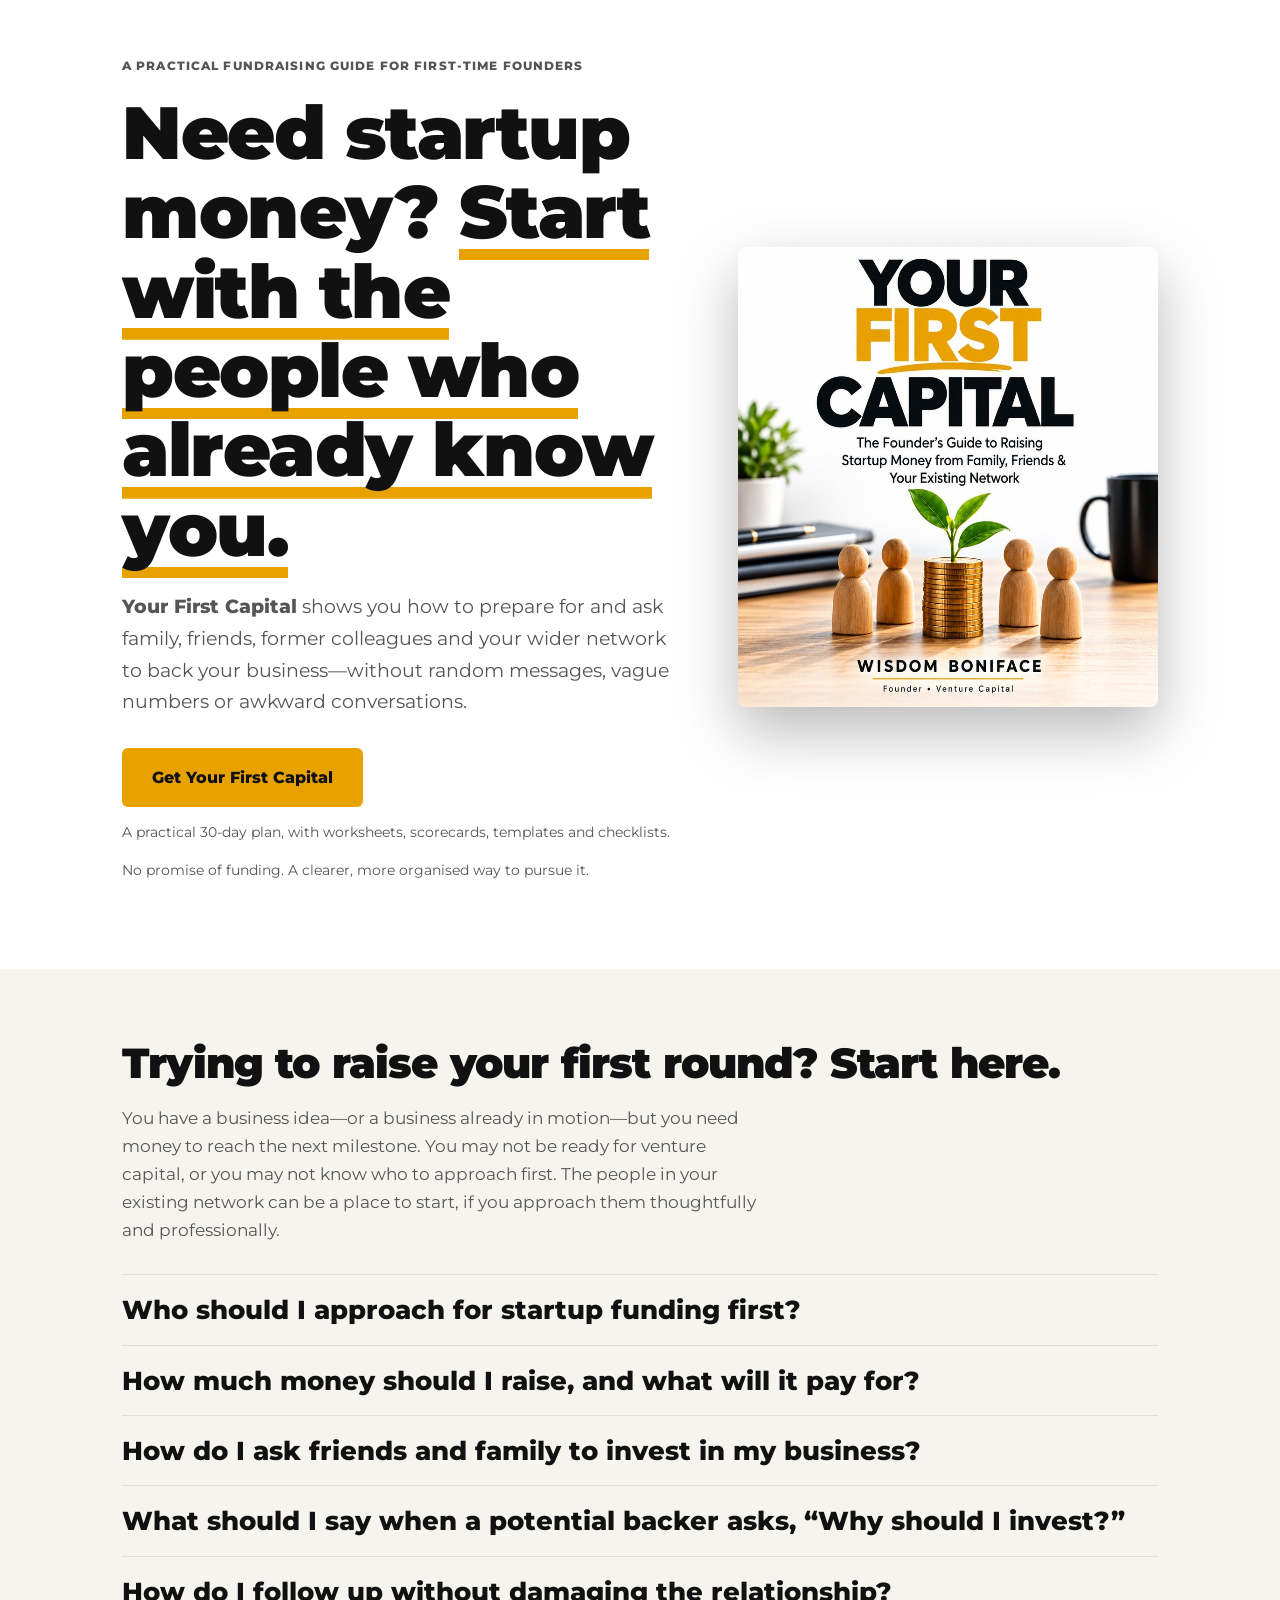
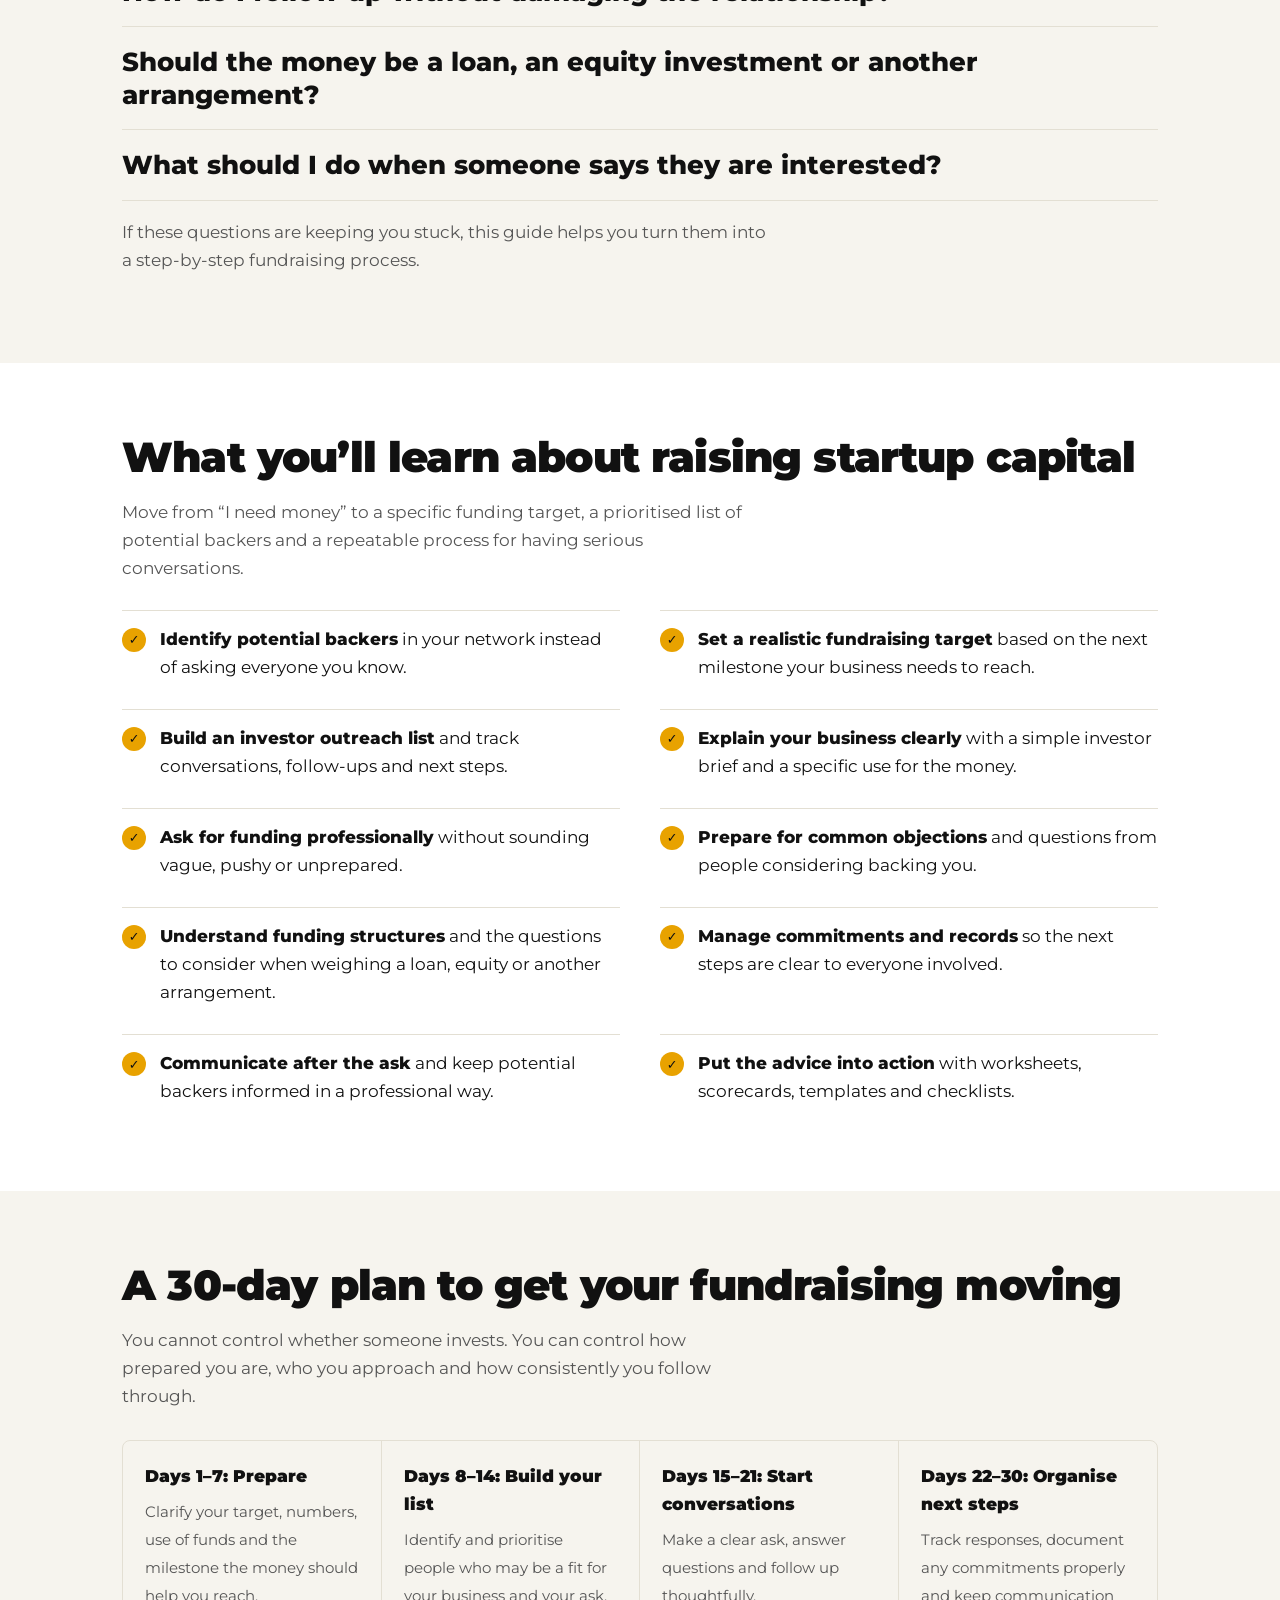
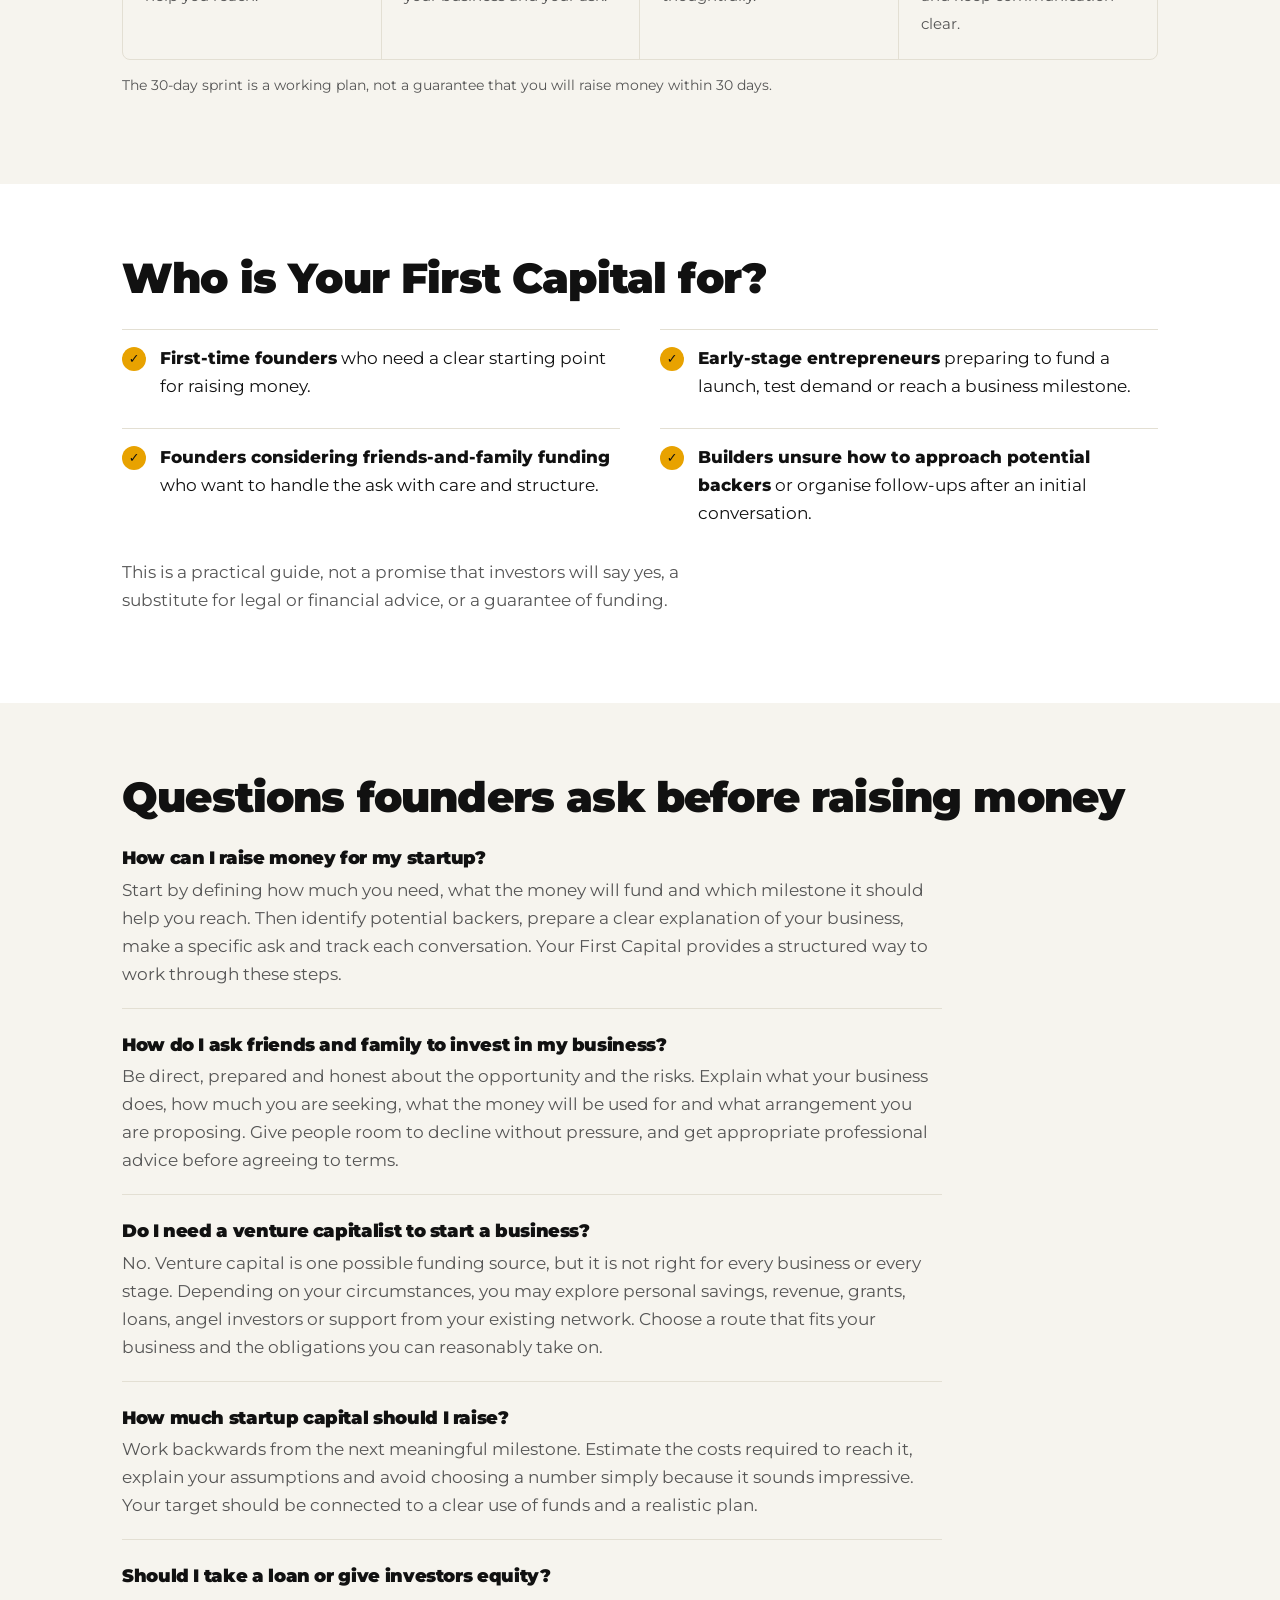
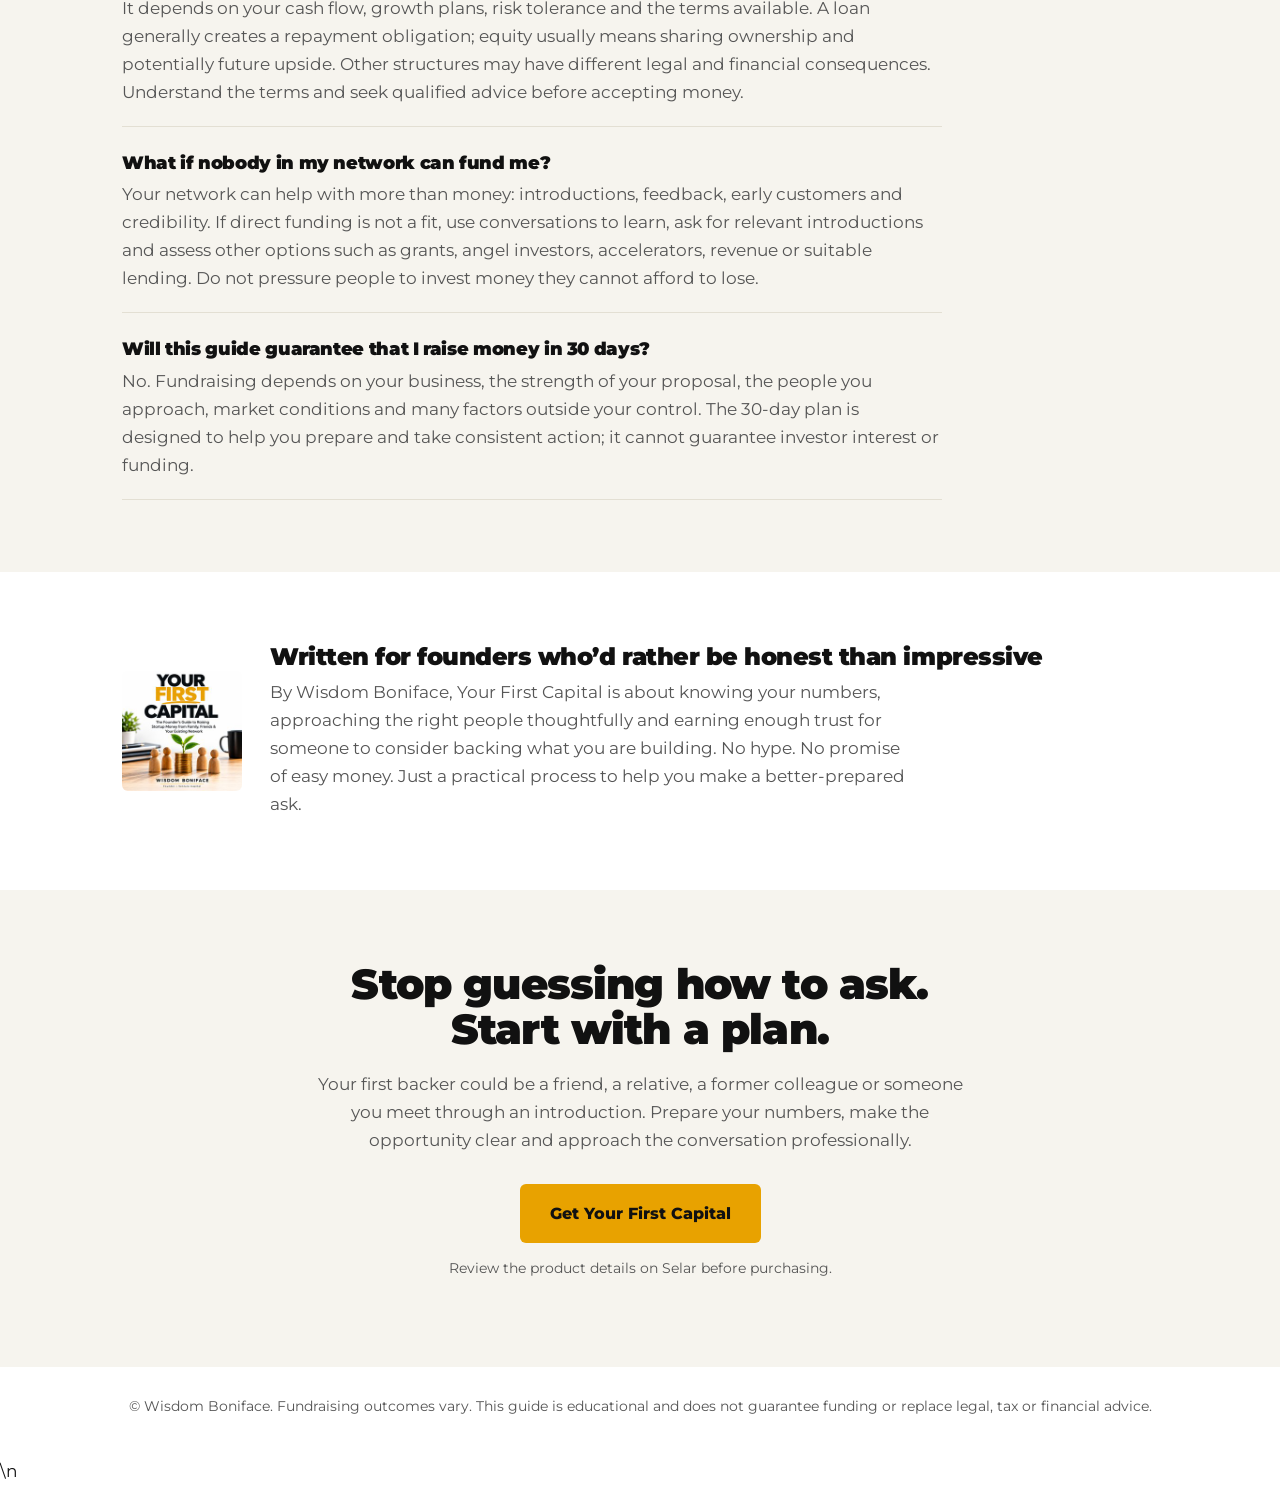
<file: CAPITAL/index.html>
<!DOCTYPE html>
<html lang="en">
<head>
<meta charset="utf-8">
<meta name="viewport" content="width=device-width, initial-scale=1, viewport-fit=cover">
<meta name="description" content="Learn how to raise startup capital from family, friends and your existing network. Your First Capital gives first-time founders a practical 30-day fundraising plan, templates and investor outreach tools.">
<meta name="robots" content="index,follow">
<meta name="theme-color" content="#10251c">
<link rel="canonical" href="https://yourfirstcapital.netlify.app/">
<meta property="og:type" content="product">
<meta property="og:title" content="Your First Capital | A Practical Guide to Raising Startup Money">
<meta property="og:description" content="A practical guide to finding potential backers, making your first funding ask and managing a friends-and-family fundraising round—with a 30-day action plan.">
<meta property="og:url" content="https://yourfirstcapital.netlify.app/">
<meta property="og:image" content="https://yourfirstcapital.netlify.app/cover.jpg">
<meta name="twitter:card" content="summary_large_image">
<meta name="twitter:title" content="Your First Capital | Raise Startup Money">
<meta name="twitter:description" content="A practical 30-day plan for raising startup money from family, friends and your existing network.">
<meta name="twitter:image" content="https://yourfirstcapital.netlify.app/cover.jpg">
<link rel="icon" href="data:image/svg+xml,%3Csvg xmlns=%27http://www.w3.org/2000/svg%27 viewBox=%270 0 100 100%27%3E%3Ctext y=%27.9em%27 font-size=%2790%27%3E%F0%9F%8C%B1%3C/text%3E%3C/svg%3E">
<title>How to Raise Startup Capital | Your First Capital</title>
<link rel="preconnect" href="https://fonts.googleapis.com">
<link rel="preconnect" href="https://fonts.gstatic.com" crossorigin>
<link href="https://fonts.googleapis.com/css2?family=Montserrat:wght@500;600;800;900&display=swap" rel="stylesheet">
<link rel="stylesheet" href="style.css">
<script type="application/ld+json">
{
  "@context": "https://schema.org",
  "@type": "Book",
  "name": "Your First Capital",
  "author": {
    "@type": "Person",
    "name": "Wisdom Boniface"
  },
  "description": "A practical guide for first-time founders raising startup capital from family, friends and their existing network, with a 30-day fundraising plan and practical worksheets, scorecards, templates and checklists.",
  "image": "https://yourfirstcapital.netlify.app/cover.jpg",
  "url": "https://yourfirstcapital.netlify.app/",
  "inLanguage": "en"
}
</script>
</head>
<body>

<header class="hero">
 <div class="wrap">
  <div>
   <p class="eyebrow">A practical fundraising guide for first-time founders</p>
   <h1>Need startup money? <span class="stroke">Start with the people who already know you.</span></h1>
   <p class="lead"><em style="font-style:normal;font-weight:800">Your First Capital</em> shows you how to prepare for and ask family, friends, former colleagues and your wider network to back your business—without random messages, vague numbers or awkward conversations.</p>
   <a class="btn" href="https://selar.com/e1w1338958">Get Your First Capital</a>
   <p class="note">A practical 30-day plan, with worksheets, scorecards, templates and checklists.</p>
   <p class="note">No promise of funding. A clearer, more organised way to pursue it.</p>
  </div>
  <img class="cover" src="cover.jpg" alt="Your First Capital book cover by Wisdom Boniface, a practical guide to raising startup capital" width="460" height="460">
 </div>
</header>

<section class="alt">
 <div class="wrap">
  <h2>Trying to raise your first round? Start here.</h2>
  <p class="sub">You have a business idea—or a business already in motion—but you need money to reach the next milestone. You may not be ready for venture capital, or you may not know who to approach first. The people in your existing network can be a place to start, if you approach them thoughtfully and professionally.</p>
  <ul class="qs">
   <li>Who should I approach for startup funding first?</li>
   <li>How much money should I raise, and what will it pay for?</li>
   <li>How do I ask friends and family to invest in my business?</li>
   <li>What should I say when a potential backer asks, “Why should I invest?”</li>
   <li>How do I follow up without damaging the relationship?</li>
   <li>Should the money be a loan, an equity investment or another arrangement?</li>
   <li>What should I do when someone says they are interested?</li>
  </ul>
  <p class="sub">If these questions are keeping you stuck, this guide helps you turn them into a step-by-step fundraising process.</p>
 </div>
</section>

<section>
 <div class="wrap">
  <h2>What you’ll learn about raising startup capital</h2>
  <p class="sub">Move from “I need money” to a specific funding target, a prioritised list of potential backers and a repeatable process for having serious conversations.</p>
  <div class="grid">
   <div class="item"><span class="tick" aria-hidden="true">✓</span><p><b>Identify potential backers</b> in your network instead of asking everyone you know.</p></div>
   <div class="item"><span class="tick" aria-hidden="true">✓</span><p><b>Set a realistic fundraising target</b> based on the next milestone your business needs to reach.</p></div>
   <div class="item"><span class="tick" aria-hidden="true">✓</span><p><b>Build an investor outreach list</b> and track conversations, follow-ups and next steps.</p></div>
   <div class="item"><span class="tick" aria-hidden="true">✓</span><p><b>Explain your business clearly</b> with a simple investor brief and a specific use for the money.</p></div>
   <div class="item"><span class="tick" aria-hidden="true">✓</span><p><b>Ask for funding professionally</b> without sounding vague, pushy or unprepared.</p></div>
   <div class="item"><span class="tick" aria-hidden="true">✓</span><p><b>Prepare for common objections</b> and questions from people considering backing you.</p></div>
   <div class="item"><span class="tick" aria-hidden="true">✓</span><p><b>Understand funding structures</b> and the questions to consider when weighing a loan, equity or another arrangement.</p></div>
   <div class="item"><span class="tick" aria-hidden="true">✓</span><p><b>Manage commitments and records</b> so the next steps are clear to everyone involved.</p></div>
   <div class="item"><span class="tick" aria-hidden="true">✓</span><p><b>Communicate after the ask</b> and keep potential backers informed in a professional way.</p></div>
   <div class="item"><span class="tick" aria-hidden="true">✓</span><p><b>Put the advice into action</b> with worksheets, scorecards, templates and checklists.</p></div>
  </div>
 </div>
</section>

<section class="alt">
 <div class="wrap">
  <h2>A 30-day plan to get your fundraising moving</h2>
  <p class="sub">You cannot control whether someone invests. You can control how prepared you are, who you approach and how consistently you follow through.</p>
  <div class="sprint">
   <div><b>Days 1–7: Prepare</b><span>Clarify your target, numbers, use of funds and the milestone the money should help you reach.</span></div>
   <div><b>Days 8–14: Build your list</b><span>Identify and prioritise people who may be a fit for your business and your ask.</span></div>
   <div><b>Days 15–21: Start conversations</b><span>Make a clear ask, answer questions and follow up thoughtfully.</span></div>
   <div><b>Days 22–30: Organise next steps</b><span>Track responses, document any commitments properly and keep communication clear.</span></div>
  </div>
  <p class="note">The 30-day sprint is a working plan, not a guarantee that you will raise money within 30 days.</p>
 </div>
</section>

<section>
 <div class="wrap">
  <h2>Who is Your First Capital for?</h2>
  <div class="grid">
   <div class="item"><span class="tick" aria-hidden="true">✓</span><p><b>First-time founders</b> who need a clear starting point for raising money.</p></div>
   <div class="item"><span class="tick" aria-hidden="true">✓</span><p><b>Early-stage entrepreneurs</b> preparing to fund a launch, test demand or reach a business milestone.</p></div>
   <div class="item"><span class="tick" aria-hidden="true">✓</span><p><b>Founders considering friends-and-family funding</b> who want to handle the ask with care and structure.</p></div>
   <div class="item"><span class="tick" aria-hidden="true">✓</span><p><b>Builders unsure how to approach potential backers</b> or organise follow-ups after an initial conversation.</p></div>
  </div>
  <p class="sub">This is a practical guide, not a promise that investors will say yes, a substitute for legal or financial advice, or a guarantee of funding.</p>
 </div>
</section>

<section class="alt">
 <div class="wrap">
  <h2>Questions founders ask before raising money</h2>
  <div class="faq">
   <h3>How can I raise money for my startup?</h3>
   <p>Start by defining how much you need, what the money will fund and which milestone it should help you reach. Then identify potential backers, prepare a clear explanation of your business, make a specific ask and track each conversation. Your First Capital provides a structured way to work through these steps.</p>

   <h3>How do I ask friends and family to invest in my business?</h3>
   <p>Be direct, prepared and honest about the opportunity and the risks. Explain what your business does, how much you are seeking, what the money will be used for and what arrangement you are proposing. Give people room to decline without pressure, and get appropriate professional advice before agreeing to terms.</p>

   <h3>Do I need a venture capitalist to start a business?</h3>
   <p>No. Venture capital is one possible funding source, but it is not right for every business or every stage. Depending on your circumstances, you may explore personal savings, revenue, grants, loans, angel investors or support from your existing network. Choose a route that fits your business and the obligations you can reasonably take on.</p>

   <h3>How much startup capital should I raise?</h3>
   <p>Work backwards from the next meaningful milestone. Estimate the costs required to reach it, explain your assumptions and avoid choosing a number simply because it sounds impressive. Your target should be connected to a clear use of funds and a realistic plan.</p>

   <h3>Should I take a loan or give investors equity?</h3>
   <p>It depends on your cash flow, growth plans, risk tolerance and the terms available. A loan generally creates a repayment obligation; equity usually means sharing ownership and potentially future upside. Other structures may have different legal and financial consequences. Understand the terms and seek qualified advice before accepting money.</p>

   <h3>What if nobody in my network can fund me?</h3>
   <p>Your network can help with more than money: introductions, feedback, early customers and credibility. If direct funding is not a fit, use conversations to learn, ask for relevant introductions and assess other options such as grants, angel investors, accelerators, revenue or suitable lending. Do not pressure people to invest money they cannot afford to lose.</p>

   <h3>Will this guide guarantee that I raise money in 30 days?</h3>
   <p>No. Fundraising depends on your business, the strength of your proposal, the people you approach, market conditions and many factors outside your control. The 30-day plan is designed to help you prepare and take consistent action; it cannot guarantee investor interest or funding.</p>
  </div>
 </div>
</section>

<section>
 <div class="wrap">
  <div class="about">
   <img src="cover-small.jpg" alt="Your First Capital cover artwork" width="120" height="120">
   <div>
    <h2 style="font-size:1.5rem;margin-bottom:8px">Written for founders who’d rather be honest than impressive</h2>
    <p class="sub" style="margin:0">By Wisdom Boniface, <em style="font-style:normal">Your First Capital</em> is about knowing your numbers, approaching the right people thoughtfully and earning enough trust for someone to consider backing what you are building. No hype. No promise of easy money. Just a practical process to help you make a better-prepared ask.</p>
   </div>
  </div>
 </div>
</section>

<section class="alt final">
 <div class="wrap">
  <h2>Stop guessing how to ask. Start with a plan.</h2>
  <p class="sub">Your first backer could be a friend, a relative, a former colleague or someone you meet through an introduction. Prepare your numbers, make the opportunity clear and approach the conversation professionally.</p>
  <a class="btn" href="https://selar.com/e1w1338958">Get Your First Capital</a>
  <p class="note">Review the product details on Selar before purchasing.</p>
 </div>
</section>

<footer>© Wisdom Boniface. Fundraising outcomes vary. This guide is educational and does not guarantee funding or replace legal, tax or financial advice.</footer>
<script>\n(function(){\n const title=document.getElementById("demo-title");\n const canada=document.getElementById("demo-canada");\n const usa=document.getElementById("demo-usa");\n if(!title||!canada||!usa)return;\n canada.addEventListener("click",function(){title.textContent="Example: A reader in Toronto, Canada purchased Your First Capital.";});\n usa.addEventListener("click",function(){title.textContent="Example: A reader in Austin, USA purchased Your First Capital.";});\n})();\n</script>\n</body>
</html>
</file>
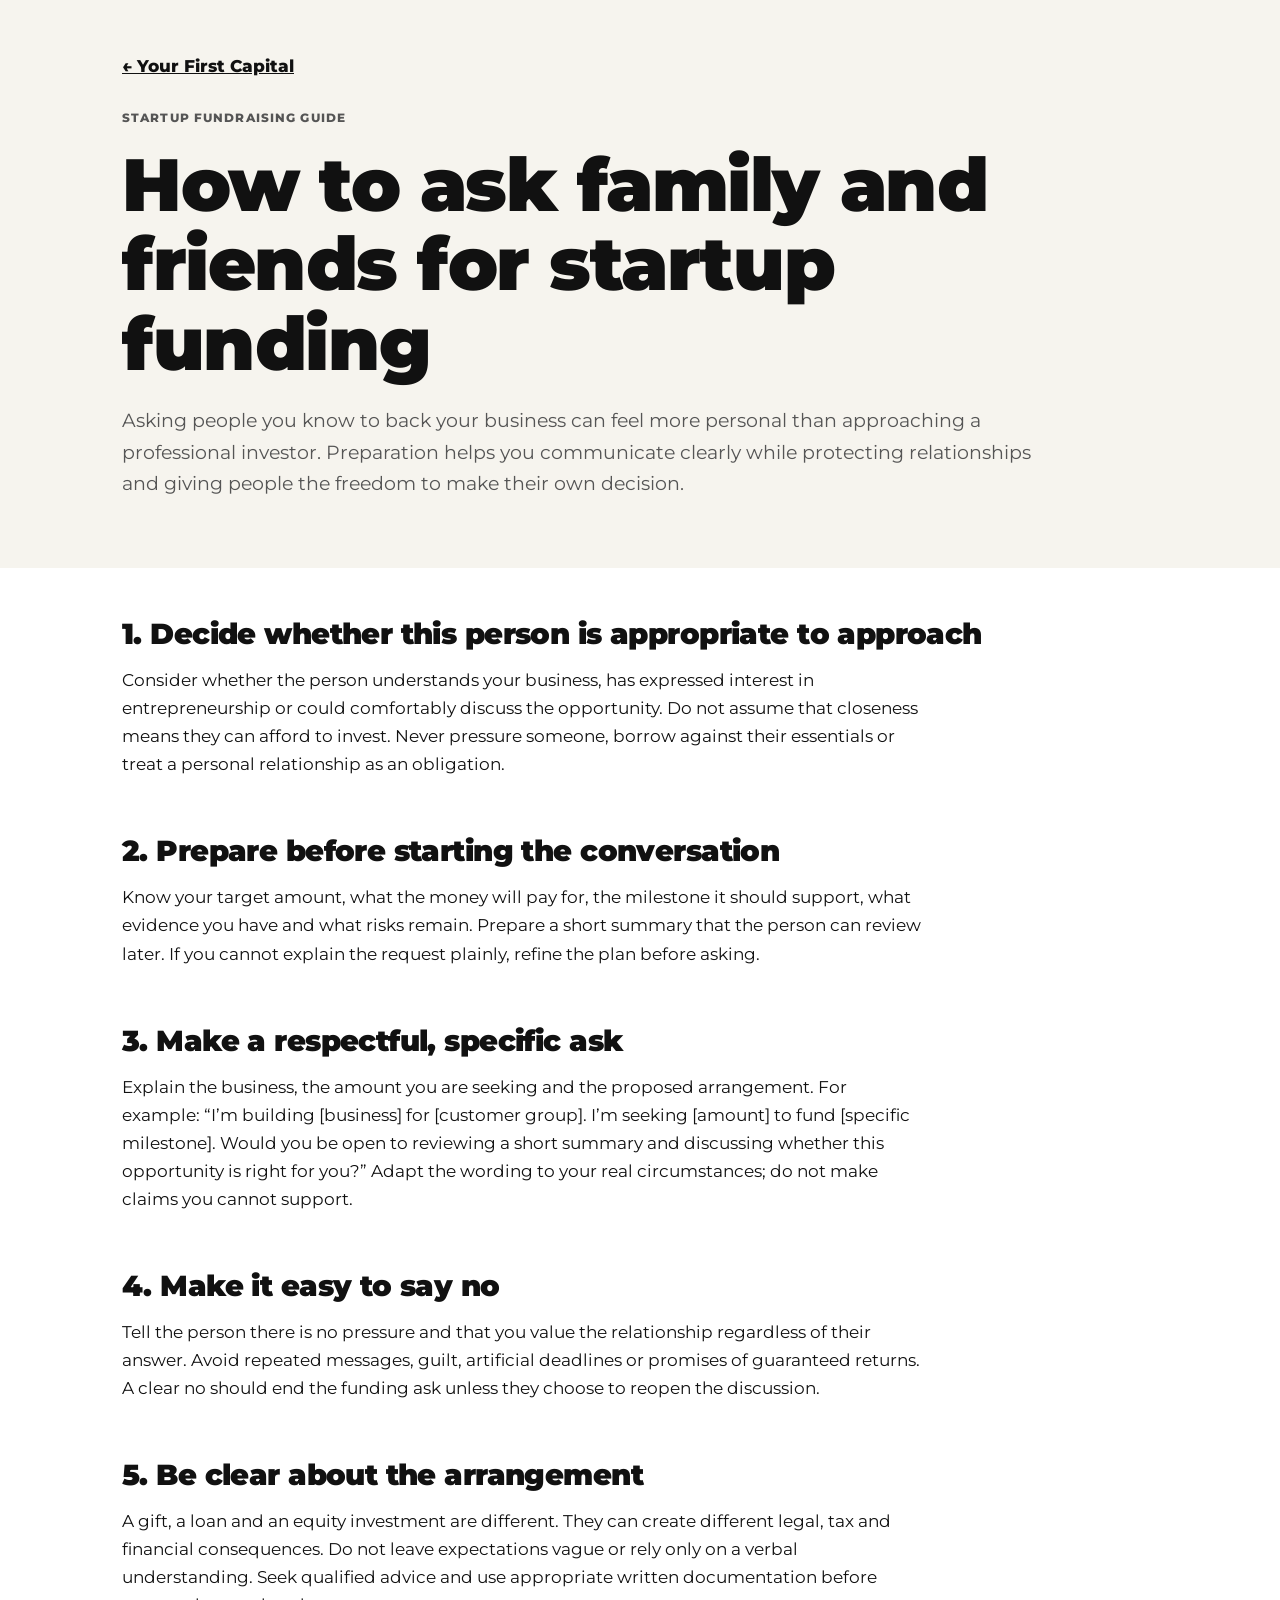
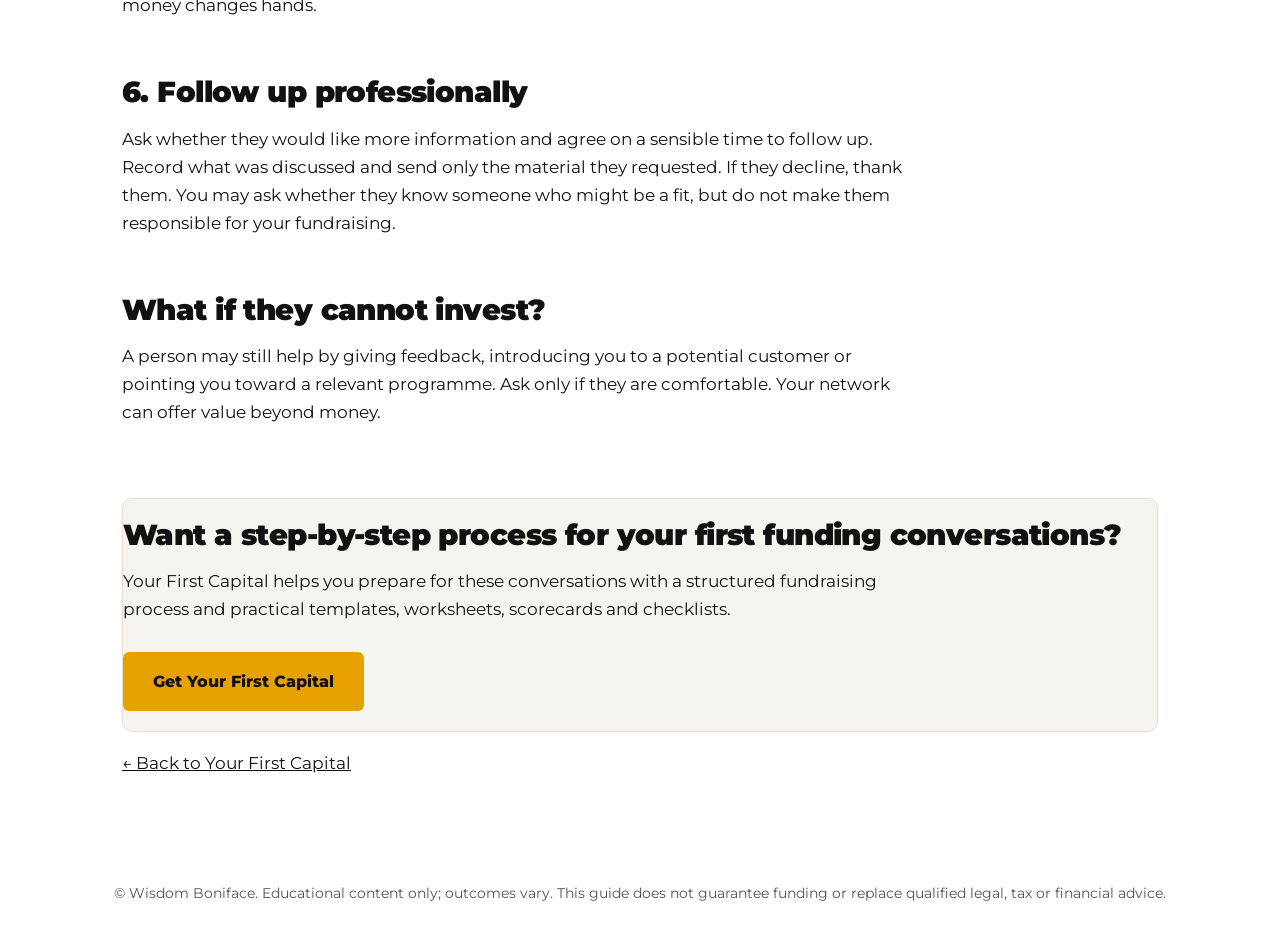
<file: CAPITAL/ask-family-friends-for-startup-funding.html>
<!DOCTYPE html>
<html lang="en">
<head>
<meta charset="utf-8">
<meta name="viewport" content="width=device-width, initial-scale=1">
<meta name="description" content="A practical guide to asking family and friends for startup funding with clarity, respect, realistic expectations and careful documentation.">
<meta name="robots" content="index,follow">
<link rel="canonical" href="https://yourfirstcapital.netlify.app/ask-family-friends-for-startup-funding.html">
<meta property="og:type" content="article">
<meta property="og:title" content="How to Ask Family and Friends for Startup Funding">
<meta property="og:description" content="A practical guide to asking family and friends for startup funding with clarity, respect, realistic expectations and careful documentation.">
<meta property="og:url" content="https://yourfirstcapital.netlify.app/ask-family-friends-for-startup-funding.html">
<meta property="og:image" content="https://yourfirstcapital.netlify.app/cover.jpg">
<title>How to Ask Family and Friends for Startup Funding | Your First Capital</title>
<link rel="preconnect" href="https://fonts.googleapis.com">
<link href="https://fonts.googleapis.com/css2?family=Montserrat:wght@500;600;800;900&display=swap" rel="stylesheet">
<link rel="stylesheet" href="style.css">
<script type="application/ld+json">
{"@context":"https://schema.org","@type":"Article","headline":"How to Ask Family and Friends for Startup Funding","description":"A practical guide to asking family and friends for startup funding with clarity, respect, realistic expectations and careful documentation.","author":{"@type":"Person","name":"Wisdom Boniface"},"mainEntityOfPage":"https://yourfirstcapital.netlify.app/ask-family-friends-for-startup-funding.html","image":"https://yourfirstcapital.netlify.app/cover.jpg","publisher":{"@type":"Person","name":"Wisdom Boniface"}}
</script>
</head>
<body>
<header class="article-header"><div class="wrap"><a href="index.html">← Your First Capital</a><p class="eyebrow">Startup fundraising guide</p><h1>How to ask family and friends for startup funding</h1><p class="lead">Asking people you know to back your business can feel more personal than approaching a professional investor. Preparation helps you communicate clearly while protecting relationships and giving people the freedom to make their own decision.</p></div></header>
<main class="article-body"><div class="wrap">
<section><h2>1. Decide whether this person is appropriate to approach</h2><p>Consider whether the person understands your business, has expressed interest in entrepreneurship or could comfortably discuss the opportunity. Do not assume that closeness means they can afford to invest. Never pressure someone, borrow against their essentials or treat a personal relationship as an obligation.</p></section>
<section><h2>2. Prepare before starting the conversation</h2><p>Know your target amount, what the money will pay for, the milestone it should support, what evidence you have and what risks remain. Prepare a short summary that the person can review later. If you cannot explain the request plainly, refine the plan before asking.</p></section>
<section><h2>3. Make a respectful, specific ask</h2><p>Explain the business, the amount you are seeking and the proposed arrangement. For example: “I’m building [business] for [customer group]. I’m seeking [amount] to fund [specific milestone]. Would you be open to reviewing a short summary and discussing whether this opportunity is right for you?” Adapt the wording to your real circumstances; do not make claims you cannot support.</p></section>
<section><h2>4. Make it easy to say no</h2><p>Tell the person there is no pressure and that you value the relationship regardless of their answer. Avoid repeated messages, guilt, artificial deadlines or promises of guaranteed returns. A clear no should end the funding ask unless they choose to reopen the discussion.</p></section>
<section><h2>5. Be clear about the arrangement</h2><p>A gift, a loan and an equity investment are different. They can create different legal, tax and financial consequences. Do not leave expectations vague or rely only on a verbal understanding. Seek qualified advice and use appropriate written documentation before money changes hands.</p></section>
<section><h2>6. Follow up professionally</h2><p>Ask whether they would like more information and agree on a sensible time to follow up. Record what was discussed and send only the material they requested. If they decline, thank them. You may ask whether they know someone who might be a fit, but do not make them responsible for your fundraising.</p></section>
<section><h2>What if they cannot invest?</h2><p>A person may still help by giving feedback, introducing you to a potential customer or pointing you toward a relevant programme. Ask only if they are comfortable. Your network can offer value beyond money.</p></section>
<section class="article-cta"><h2>Want a step-by-step process for your first funding conversations?</h2><p>Your First Capital helps you prepare for these conversations with a structured fundraising process and practical templates, worksheets, scorecards and checklists.</p><a class="btn" href="https://selar.com/e1w1338958">Get Your First Capital</a></section>
<p><a href="index.html">← Back to Your First Capital</a></p>
</div></main>
<footer>© Wisdom Boniface. Educational content only; outcomes vary. This guide does not guarantee funding or replace qualified legal, tax or financial advice.</footer>
</body>
</html>
</file>
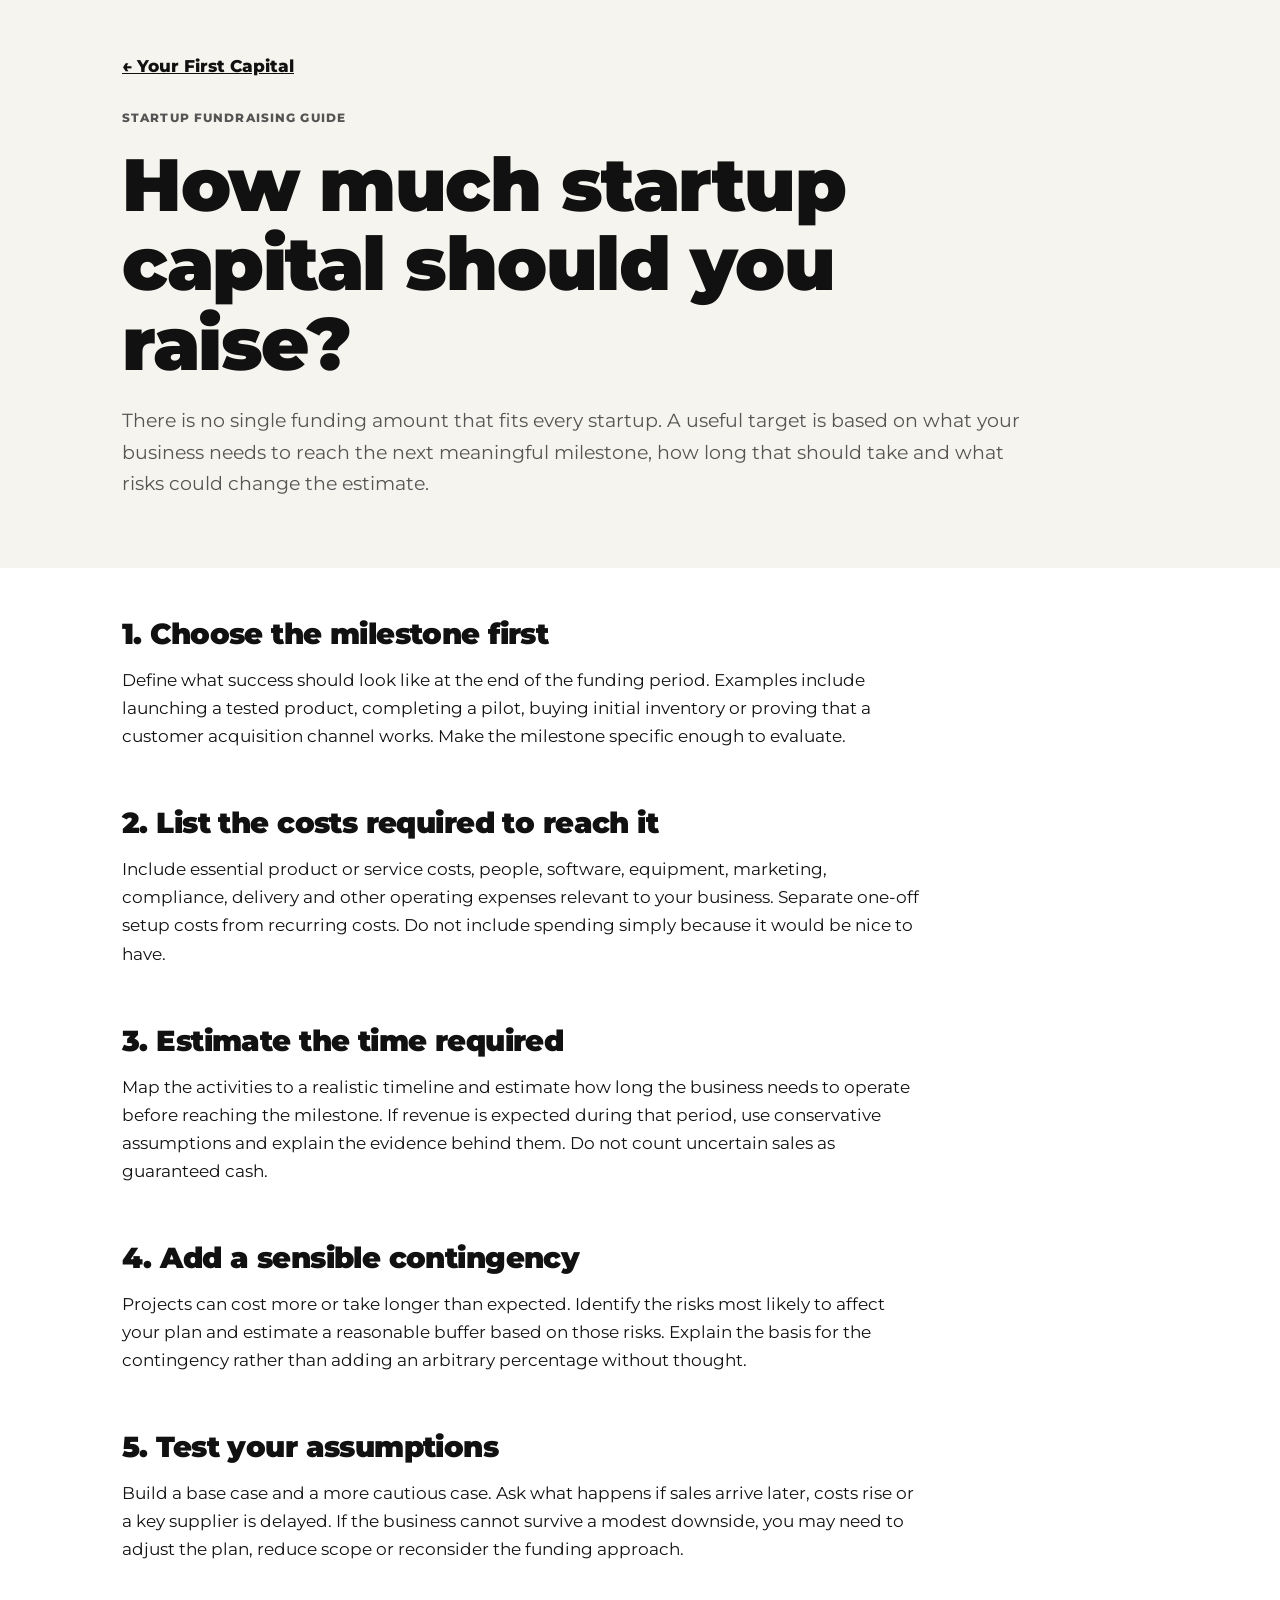
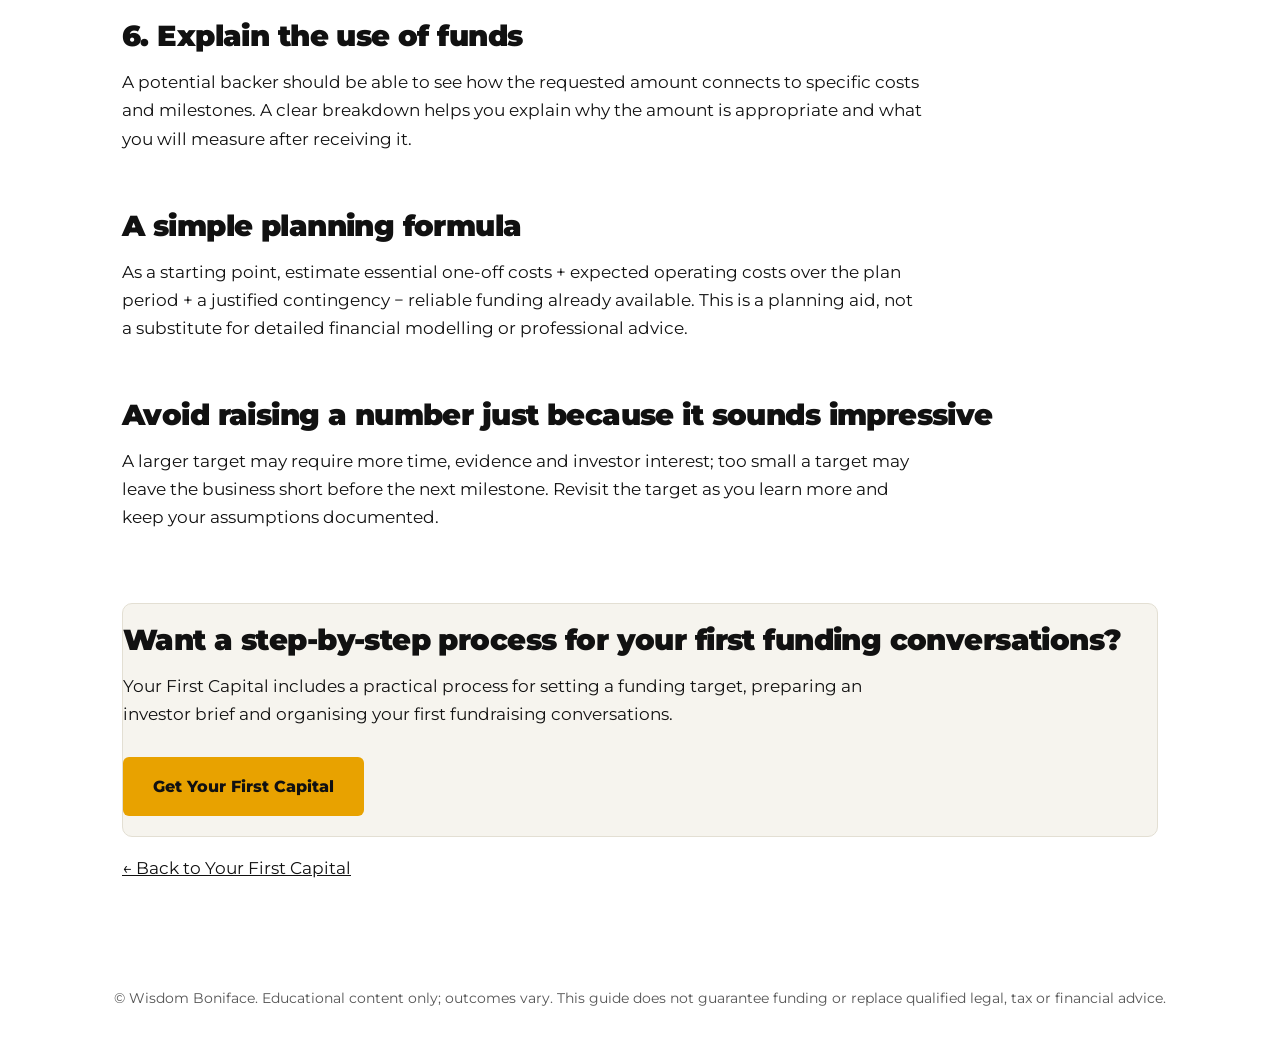
<file: CAPITAL/how-much-startup-capital-to-raise.html>
<!DOCTYPE html>
<html lang="en">
<head>
<meta charset="utf-8">
<meta name="viewport" content="width=device-width, initial-scale=1">
<meta name="description" content="Estimate how much startup capital to raise by connecting expenses, cash runway, assumptions and a clear business milestone.">
<meta name="robots" content="index,follow">
<link rel="canonical" href="https://yourfirstcapital.netlify.app/how-much-startup-capital-to-raise.html">
<meta property="og:type" content="article">
<meta property="og:title" content="How Much Startup Capital Should You Raise?">
<meta property="og:description" content="Estimate how much startup capital to raise by connecting expenses, cash runway, assumptions and a clear business milestone.">
<meta property="og:url" content="https://yourfirstcapital.netlify.app/how-much-startup-capital-to-raise.html">
<meta property="og:image" content="https://yourfirstcapital.netlify.app/cover.jpg">
<title>How Much Startup Capital Should You Raise? | Your First Capital</title>
<link rel="preconnect" href="https://fonts.googleapis.com">
<link href="https://fonts.googleapis.com/css2?family=Montserrat:wght@500;600;800;900&display=swap" rel="stylesheet">
<link rel="stylesheet" href="style.css">
<script type="application/ld+json">
{"@context":"https://schema.org","@type":"Article","headline":"How Much Startup Capital Should You Raise?","description":"Estimate how much startup capital to raise by connecting expenses, cash runway, assumptions and a clear business milestone.","author":{"@type":"Person","name":"Wisdom Boniface"},"mainEntityOfPage":"https://yourfirstcapital.netlify.app/how-much-startup-capital-to-raise.html","image":"https://yourfirstcapital.netlify.app/cover.jpg","publisher":{"@type":"Person","name":"Wisdom Boniface"}}
</script>
</head>
<body>
<header class="article-header"><div class="wrap"><a href="index.html">← Your First Capital</a><p class="eyebrow">Startup fundraising guide</p><h1>How much startup capital should you raise?</h1><p class="lead">There is no single funding amount that fits every startup. A useful target is based on what your business needs to reach the next meaningful milestone, how long that should take and what risks could change the estimate.</p></div></header>
<main class="article-body"><div class="wrap">
<section><h2>1. Choose the milestone first</h2><p>Define what success should look like at the end of the funding period. Examples include launching a tested product, completing a pilot, buying initial inventory or proving that a customer acquisition channel works. Make the milestone specific enough to evaluate.</p></section>
<section><h2>2. List the costs required to reach it</h2><p>Include essential product or service costs, people, software, equipment, marketing, compliance, delivery and other operating expenses relevant to your business. Separate one-off setup costs from recurring costs. Do not include spending simply because it would be nice to have.</p></section>
<section><h2>3. Estimate the time required</h2><p>Map the activities to a realistic timeline and estimate how long the business needs to operate before reaching the milestone. If revenue is expected during that period, use conservative assumptions and explain the evidence behind them. Do not count uncertain sales as guaranteed cash.</p></section>
<section><h2>4. Add a sensible contingency</h2><p>Projects can cost more or take longer than expected. Identify the risks most likely to affect your plan and estimate a reasonable buffer based on those risks. Explain the basis for the contingency rather than adding an arbitrary percentage without thought.</p></section>
<section><h2>5. Test your assumptions</h2><p>Build a base case and a more cautious case. Ask what happens if sales arrive later, costs rise or a key supplier is delayed. If the business cannot survive a modest downside, you may need to adjust the plan, reduce scope or reconsider the funding approach.</p></section>
<section><h2>6. Explain the use of funds</h2><p>A potential backer should be able to see how the requested amount connects to specific costs and milestones. A clear breakdown helps you explain why the amount is appropriate and what you will measure after receiving it.</p></section>
<section><h2>A simple planning formula</h2><p>As a starting point, estimate essential one-off costs + expected operating costs over the plan period + a justified contingency − reliable funding already available. This is a planning aid, not a substitute for detailed financial modelling or professional advice.</p></section>
<section><h2>Avoid raising a number just because it sounds impressive</h2><p>A larger target may require more time, evidence and investor interest; too small a target may leave the business short before the next milestone. Revisit the target as you learn more and keep your assumptions documented.</p></section>
<section class="article-cta"><h2>Want a step-by-step process for your first funding conversations?</h2><p>Your First Capital includes a practical process for setting a funding target, preparing an investor brief and organising your first fundraising conversations.</p><a class="btn" href="https://selar.com/e1w1338958">Get Your First Capital</a></section>
<p><a href="index.html">← Back to Your First Capital</a></p>
</div></main>
<footer>© Wisdom Boniface. Educational content only; outcomes vary. This guide does not guarantee funding or replace qualified legal, tax or financial advice.</footer>
</body>
</html>
</file>
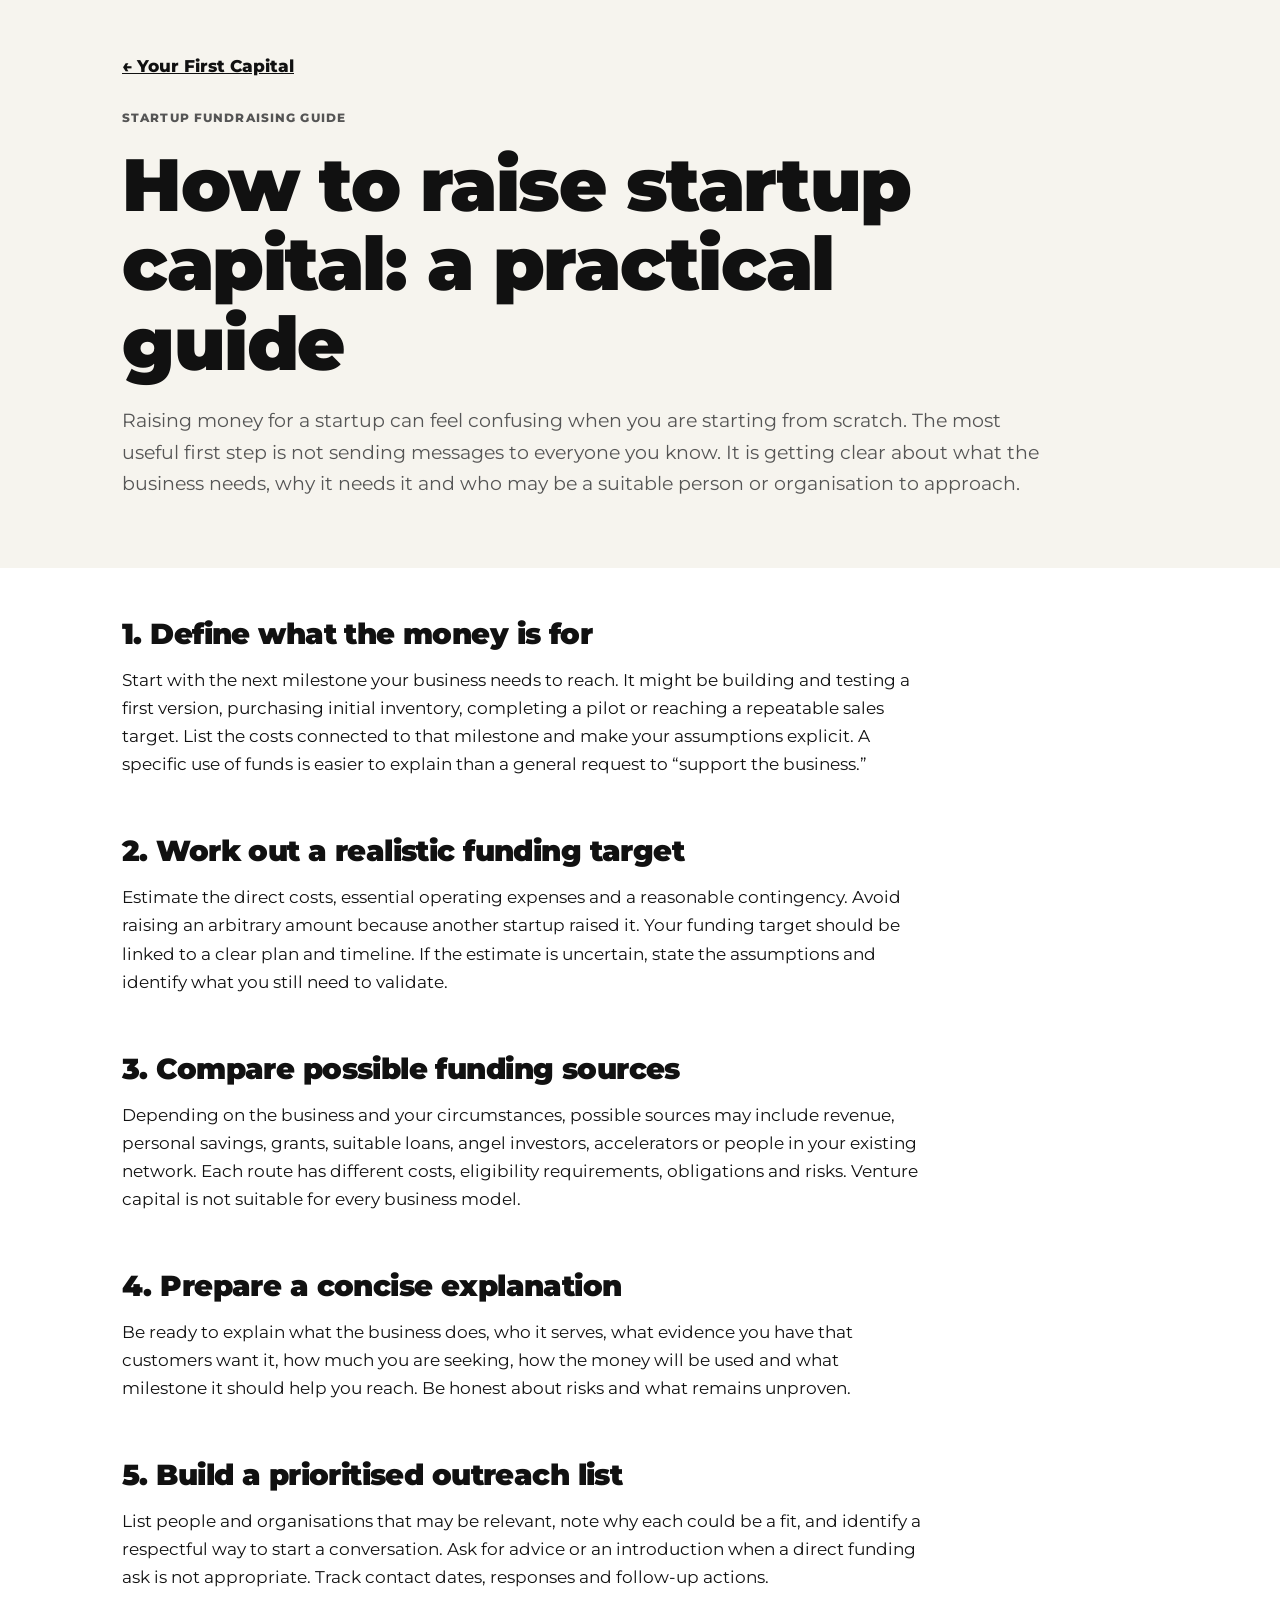
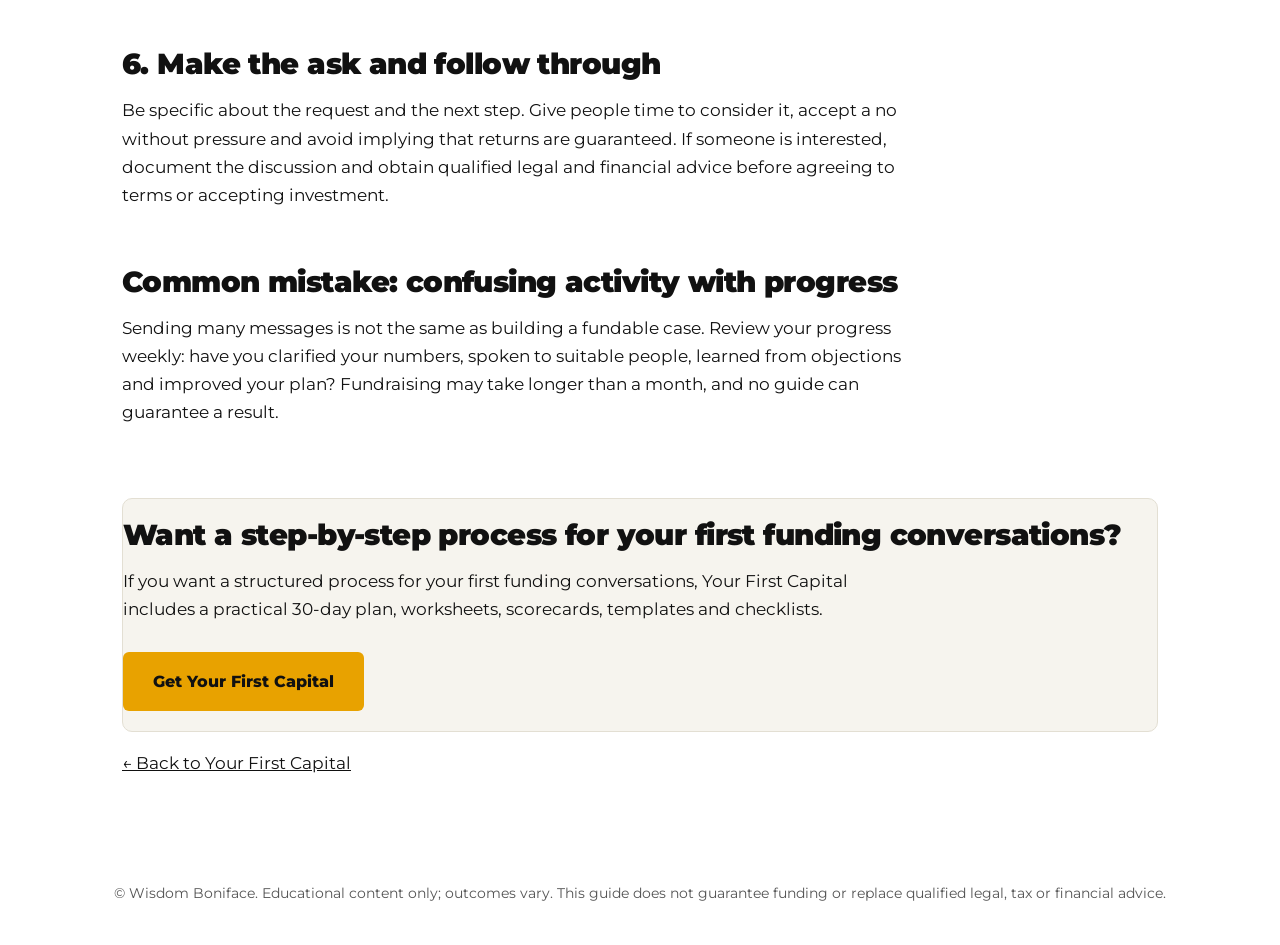
<file: CAPITAL/how-to-raise-startup-capital.html>
<!DOCTYPE html>
<html lang="en">
<head>
<meta charset="utf-8">
<meta name="viewport" content="width=device-width, initial-scale=1">
<meta name="description" content="Learn how to raise startup capital by setting a funding target, preparing your pitch, finding potential backers and comparing funding options.">
<meta name="robots" content="index,follow">
<link rel="canonical" href="https://yourfirstcapital.netlify.app/how-to-raise-startup-capital.html">
<meta property="og:type" content="article">
<meta property="og:title" content="How to Raise Startup Capital: A Practical Guide">
<meta property="og:description" content="Learn how to raise startup capital by setting a funding target, preparing your pitch, finding potential backers and comparing funding options.">
<meta property="og:url" content="https://yourfirstcapital.netlify.app/how-to-raise-startup-capital.html">
<meta property="og:image" content="https://yourfirstcapital.netlify.app/cover.jpg">
<title>How to Raise Startup Capital: A Practical Guide | Your First Capital</title>
<link rel="preconnect" href="https://fonts.googleapis.com">
<link href="https://fonts.googleapis.com/css2?family=Montserrat:wght@500;600;800;900&display=swap" rel="stylesheet">
<link rel="stylesheet" href="style.css">
<script type="application/ld+json">
{"@context":"https://schema.org","@type":"Article","headline":"How to Raise Startup Capital: A Practical Guide","description":"Learn how to raise startup capital by setting a funding target, preparing your pitch, finding potential backers and comparing funding options.","author":{"@type":"Person","name":"Wisdom Boniface"},"mainEntityOfPage":"https://yourfirstcapital.netlify.app/how-to-raise-startup-capital.html","image":"https://yourfirstcapital.netlify.app/cover.jpg","publisher":{"@type":"Person","name":"Wisdom Boniface"}}
</script>
</head>
<body>
<header class="article-header"><div class="wrap"><a href="index.html">← Your First Capital</a><p class="eyebrow">Startup fundraising guide</p><h1>How to raise startup capital: a practical guide</h1><p class="lead">Raising money for a startup can feel confusing when you are starting from scratch. The most useful first step is not sending messages to everyone you know. It is getting clear about what the business needs, why it needs it and who may be a suitable person or organisation to approach.</p></div></header>
<main class="article-body"><div class="wrap">
<section><h2>1. Define what the money is for</h2><p>Start with the next milestone your business needs to reach. It might be building and testing a first version, purchasing initial inventory, completing a pilot or reaching a repeatable sales target. List the costs connected to that milestone and make your assumptions explicit. A specific use of funds is easier to explain than a general request to “support the business.”</p></section>
<section><h2>2. Work out a realistic funding target</h2><p>Estimate the direct costs, essential operating expenses and a reasonable contingency. Avoid raising an arbitrary amount because another startup raised it. Your funding target should be linked to a clear plan and timeline. If the estimate is uncertain, state the assumptions and identify what you still need to validate.</p></section>
<section><h2>3. Compare possible funding sources</h2><p>Depending on the business and your circumstances, possible sources may include revenue, personal savings, grants, suitable loans, angel investors, accelerators or people in your existing network. Each route has different costs, eligibility requirements, obligations and risks. Venture capital is not suitable for every business model.</p></section>
<section><h2>4. Prepare a concise explanation</h2><p>Be ready to explain what the business does, who it serves, what evidence you have that customers want it, how much you are seeking, how the money will be used and what milestone it should help you reach. Be honest about risks and what remains unproven.</p></section>
<section><h2>5. Build a prioritised outreach list</h2><p>List people and organisations that may be relevant, note why each could be a fit, and identify a respectful way to start a conversation. Ask for advice or an introduction when a direct funding ask is not appropriate. Track contact dates, responses and follow-up actions.</p></section>
<section><h2>6. Make the ask and follow through</h2><p>Be specific about the request and the next step. Give people time to consider it, accept a no without pressure and avoid implying that returns are guaranteed. If someone is interested, document the discussion and obtain qualified legal and financial advice before agreeing to terms or accepting investment.</p></section>
<section><h2>Common mistake: confusing activity with progress</h2><p>Sending many messages is not the same as building a fundable case. Review your progress weekly: have you clarified your numbers, spoken to suitable people, learned from objections and improved your plan? Fundraising may take longer than a month, and no guide can guarantee a result.</p></section>
<section class="article-cta"><h2>Want a step-by-step process for your first funding conversations?</h2><p>If you want a structured process for your first funding conversations, Your First Capital includes a practical 30-day plan, worksheets, scorecards, templates and checklists.</p><a class="btn" href="https://selar.com/e1w1338958">Get Your First Capital</a></section>
<p><a href="index.html">← Back to Your First Capital</a></p>
</div></main>
<footer>© Wisdom Boniface. Educational content only; outcomes vary. This guide does not guarantee funding or replace qualified legal, tax or financial advice.</footer>
</body>
</html>
</file>
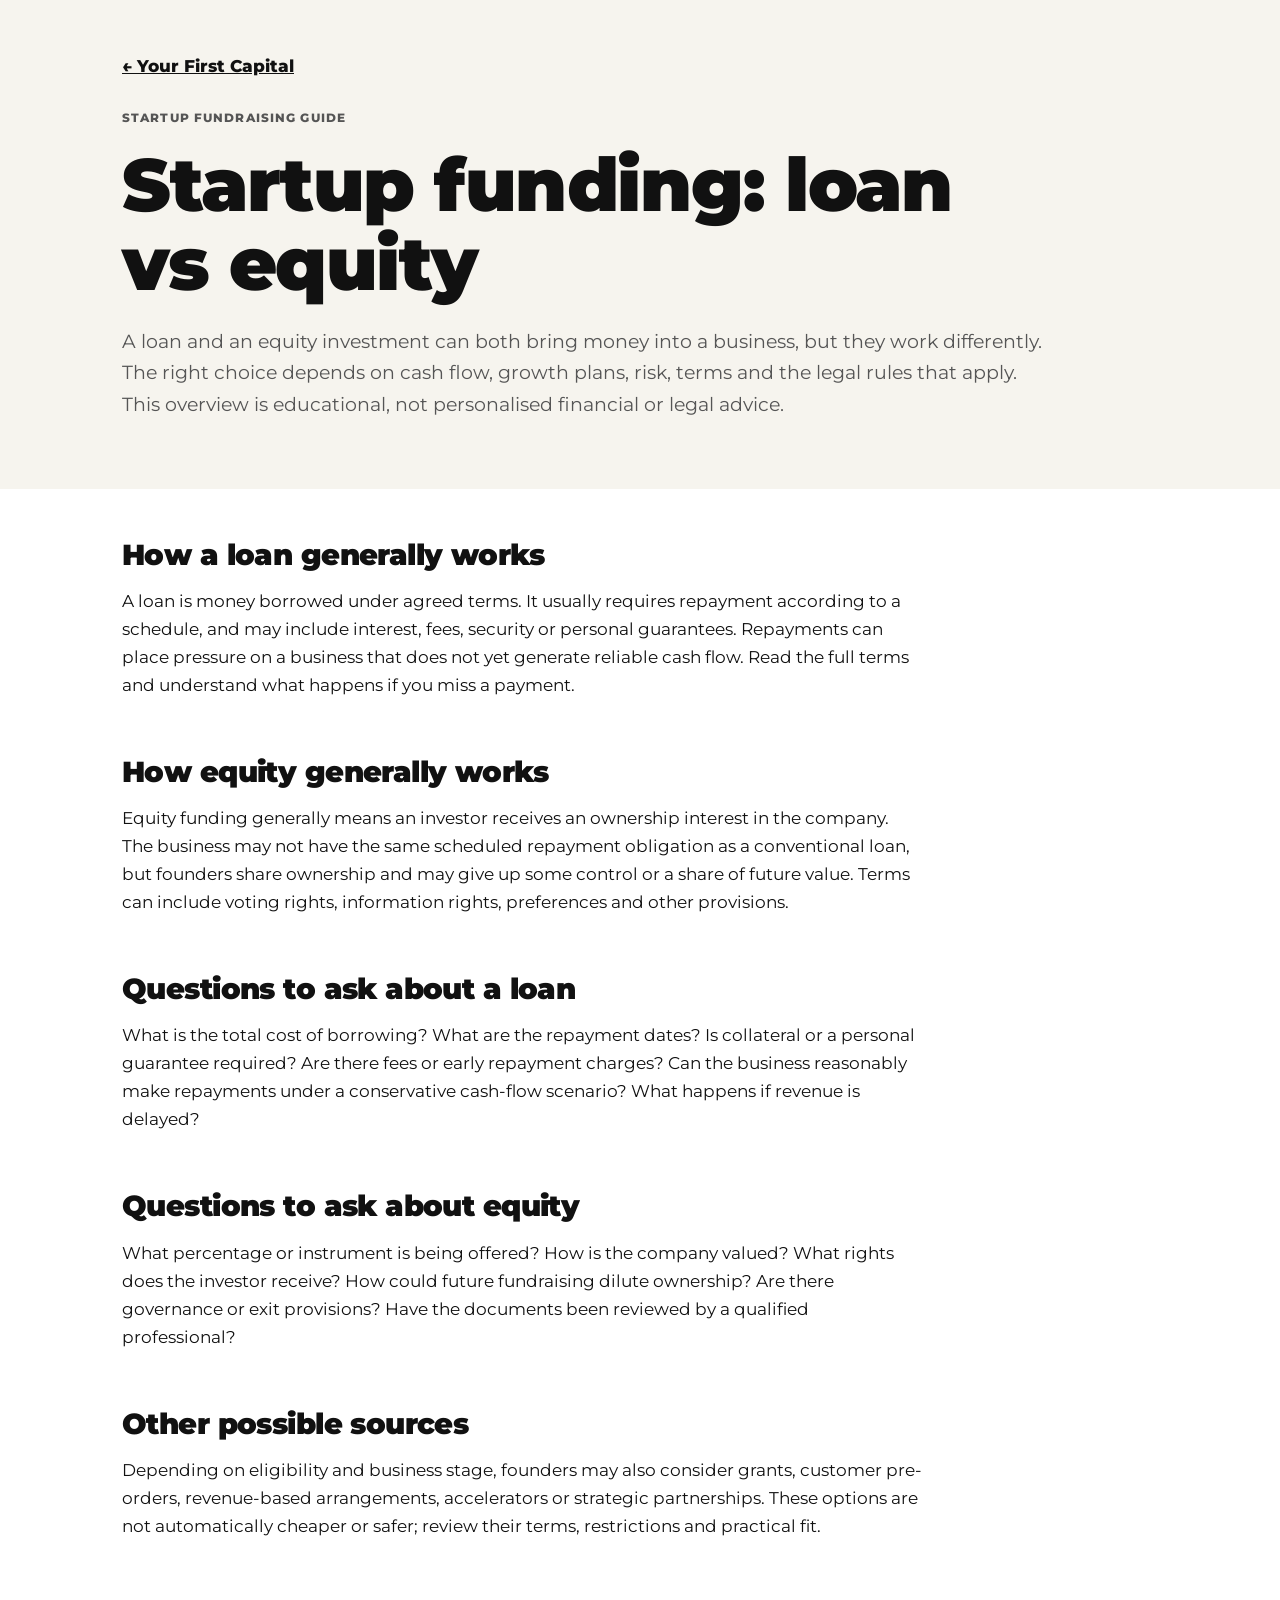
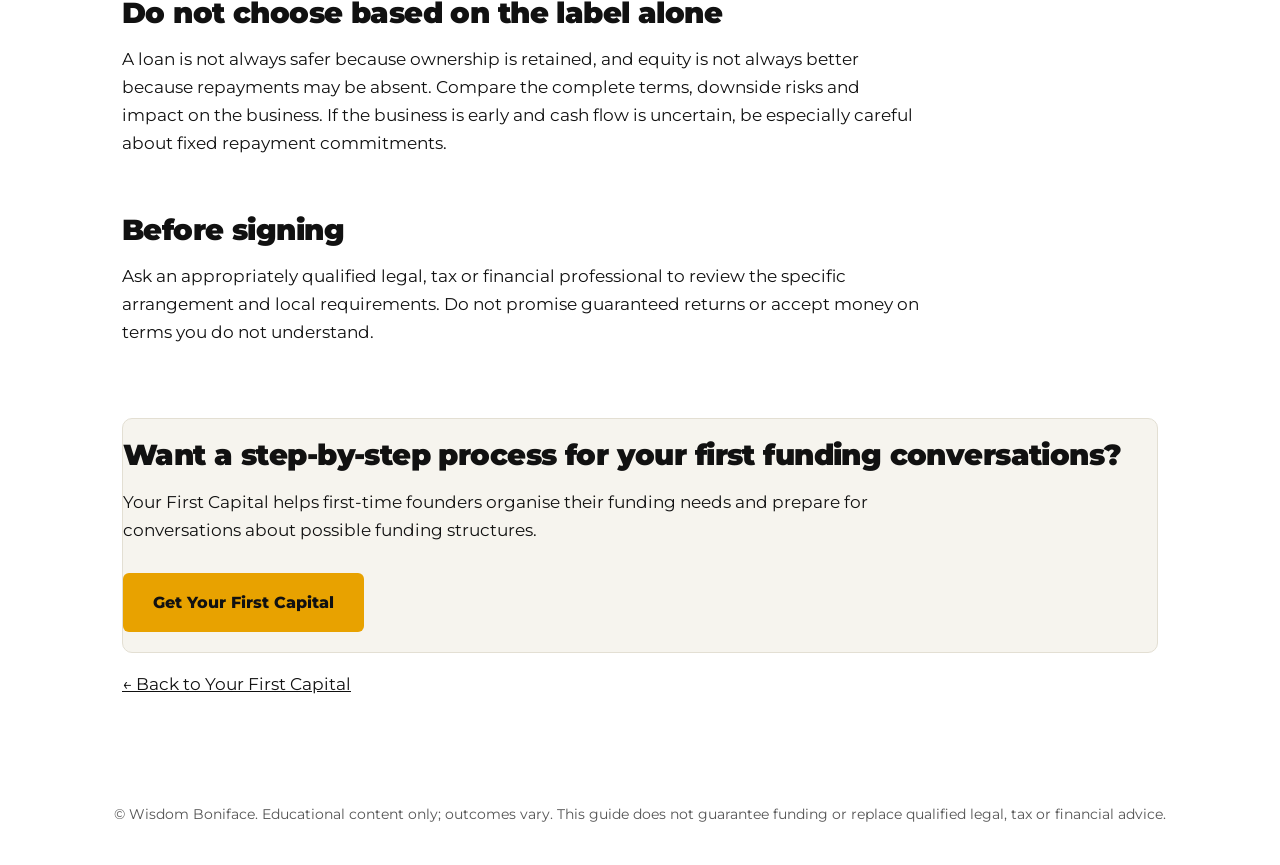
<file: CAPITAL/startup-funding-loan-vs-equity.html>
<!DOCTYPE html>
<html lang="en">
<head>
<meta charset="utf-8">
<meta name="viewport" content="width=device-width, initial-scale=1">
<meta name="description" content="Compare startup loans and equity funding, understand repayment and ownership trade-offs, and learn questions to ask before accepting capital.">
<meta name="robots" content="index,follow">
<link rel="canonical" href="https://yourfirstcapital.netlify.app/startup-funding-loan-vs-equity.html">
<meta property="og:type" content="article">
<meta property="og:title" content="Startup Funding: Loan vs Equity">
<meta property="og:description" content="Compare startup loans and equity funding, understand repayment and ownership trade-offs, and learn questions to ask before accepting capital.">
<meta property="og:url" content="https://yourfirstcapital.netlify.app/startup-funding-loan-vs-equity.html">
<meta property="og:image" content="https://yourfirstcapital.netlify.app/cover.jpg">
<title>Startup Funding: Loan vs Equity | Your First Capital</title>
<link rel="preconnect" href="https://fonts.googleapis.com">
<link href="https://fonts.googleapis.com/css2?family=Montserrat:wght@500;600;800;900&display=swap" rel="stylesheet">
<link rel="stylesheet" href="style.css">
<script type="application/ld+json">
{"@context":"https://schema.org","@type":"Article","headline":"Startup Funding: Loan vs Equity","description":"Compare startup loans and equity funding, understand repayment and ownership trade-offs, and learn questions to ask before accepting capital.","author":{"@type":"Person","name":"Wisdom Boniface"},"mainEntityOfPage":"https://yourfirstcapital.netlify.app/startup-funding-loan-vs-equity.html","image":"https://yourfirstcapital.netlify.app/cover.jpg","publisher":{"@type":"Person","name":"Wisdom Boniface"}}
</script>
</head>
<body>
<header class="article-header"><div class="wrap"><a href="index.html">← Your First Capital</a><p class="eyebrow">Startup fundraising guide</p><h1>Startup funding: loan vs equity</h1><p class="lead">A loan and an equity investment can both bring money into a business, but they work differently. The right choice depends on cash flow, growth plans, risk, terms and the legal rules that apply. This overview is educational, not personalised financial or legal advice.</p></div></header>
<main class="article-body"><div class="wrap">
<section><h2>How a loan generally works</h2><p>A loan is money borrowed under agreed terms. It usually requires repayment according to a schedule, and may include interest, fees, security or personal guarantees. Repayments can place pressure on a business that does not yet generate reliable cash flow. Read the full terms and understand what happens if you miss a payment.</p></section>
<section><h2>How equity generally works</h2><p>Equity funding generally means an investor receives an ownership interest in the company. The business may not have the same scheduled repayment obligation as a conventional loan, but founders share ownership and may give up some control or a share of future value. Terms can include voting rights, information rights, preferences and other provisions.</p></section>
<section><h2>Questions to ask about a loan</h2><p>What is the total cost of borrowing? What are the repayment dates? Is collateral or a personal guarantee required? Are there fees or early repayment charges? Can the business reasonably make repayments under a conservative cash-flow scenario? What happens if revenue is delayed?</p></section>
<section><h2>Questions to ask about equity</h2><p>What percentage or instrument is being offered? How is the company valued? What rights does the investor receive? How could future fundraising dilute ownership? Are there governance or exit provisions? Have the documents been reviewed by a qualified professional?</p></section>
<section><h2>Other possible sources</h2><p>Depending on eligibility and business stage, founders may also consider grants, customer pre-orders, revenue-based arrangements, accelerators or strategic partnerships. These options are not automatically cheaper or safer; review their terms, restrictions and practical fit.</p></section>
<section><h2>Do not choose based on the label alone</h2><p>A loan is not always safer because ownership is retained, and equity is not always better because repayments may be absent. Compare the complete terms, downside risks and impact on the business. If the business is early and cash flow is uncertain, be especially careful about fixed repayment commitments.</p></section>
<section><h2>Before signing</h2><p>Ask an appropriately qualified legal, tax or financial professional to review the specific arrangement and local requirements. Do not promise guaranteed returns or accept money on terms you do not understand.</p></section>
<section class="article-cta"><h2>Want a step-by-step process for your first funding conversations?</h2><p>Your First Capital helps first-time founders organise their funding needs and prepare for conversations about possible funding structures.</p><a class="btn" href="https://selar.com/e1w1338958">Get Your First Capital</a></section>
<p><a href="index.html">← Back to Your First Capital</a></p>
</div></main>
<footer>© Wisdom Boniface. Educational content only; outcomes vary. This guide does not guarantee funding or replace qualified legal, tax or financial advice.</footer>
</body>
</html>
</file>
<file: CAPITAL/style.css>
:root{--bg:#fff;--fg:#111;--muted:#555;--gold:#E8A200;--gold-ink:#111;--panel:#F6F4EE;--line:#E3DFD3;color-scheme:light dark;box-sizing:border-box;padding-top:env(safe-area-inset-top,0px);padding-bottom:env(safe-area-inset-bottom,0px)}
@media (prefers-color-scheme:dark){:root:not([data-theme="light"]){--bg:#000;--fg:#F5F3EC;--muted:#B5B1A5;--panel:#15130E;--line:#2B2820}}
:root[data-theme="dark"]{--bg:#000;--fg:#F5F3EC;--muted:#B5B1A5;--panel:#15130E;--line:#2B2820}
html{scroll-padding-top:env(safe-area-inset-top,0px);scroll-behavior:smooth}
*,*::before,*::after{box-sizing:border-box}
body{margin:0;background:var(--bg);color:var(--fg);font-family:'Montserrat',system-ui,-apple-system,'Segoe UI',Arial,sans-serif;line-height:1.65;font-size:17px}
img{max-width:100%;display:block}
a{color:inherit}
:focus-visible{outline:3px solid var(--gold);outline-offset:3px}
.wrap{max-width:1080px;margin:0 auto;padding:0 22px}
h1,h2,h3{font-weight:900;line-height:1.08;margin:0;letter-spacing:-.02em}
h1{font-size:clamp(2.4rem,6.5vw,4.6rem)}
h2{font-size:clamp(1.7rem,4vw,2.6rem);margin-bottom:18px}
h3{font-size:1.12rem}
.stroke{background:linear-gradient(var(--gold),var(--gold)) 0 100%/100% .16em no-repeat;padding-bottom:.06em}
.btn{display:inline-block;background:var(--gold);color:var(--gold-ink);font-weight:800;text-decoration:none;padding:16px 30px;border-radius:6px;font-size:1.02rem;transition:transform .15s}
.btn:hover{transform:translateY(-2px)}
.hero{padding:56px 0 72px}
.hero .wrap{display:grid;grid-template-columns:1.15fr .85fr;gap:48px;align-items:center}
.eyebrow{font-size:.78rem;letter-spacing:.09em;text-transform:uppercase;font-weight:800;color:var(--muted);margin:0 0 16px}
.lead{font-size:1.2rem;color:var(--muted);max-width:34em;margin:22px 0 30px}
.note{font-size:.9rem;color:var(--muted);margin-top:14px}
.cover{border-radius:8px;box-shadow:0 24px 60px rgba(0,0,0,.28);width:100%;max-width:460px;margin:0 auto}
section{padding:72px 0}
.alt{background:var(--panel)}
.qs{list-style:none;margin:30px 0 0;padding:0;display:grid;gap:0}
.qs li{font-size:clamp(1.15rem,2.6vw,1.6rem);font-weight:800;padding:18px 0;border-top:1px solid var(--line);line-height:1.3}
.qs li:last-child{border-bottom:1px solid var(--line)}
.sub{max-width:38em;color:var(--muted)}
.grid{display:grid;grid-template-columns:repeat(2,1fr);gap:14px 40px;margin-top:28px}
.item{display:flex;gap:14px;align-items:flex-start;padding:14px 0;border-top:1px solid var(--line)}
.tick{flex:none;width:24px;height:24px;border-radius:50%;background:var(--gold);color:#111;font-weight:900;display:grid;place-items:center;font-size:.8rem;margin-top:3px}
.item p{margin:0}
.item b{font-weight:800}
.sprint{display:grid;grid-template-columns:repeat(4,1fr);gap:0;margin-top:30px;border:1px solid var(--line);border-radius:8px;overflow:hidden}
.sprint div{padding:22px;border-right:1px solid var(--line)}
.sprint div:last-child{border-right:0}
.sprint b{display:block;font-weight:900;font-size:1.05rem;margin-bottom:6px}
.sprint span{color:var(--muted);font-size:.95rem}
.faq{max-width:820px;margin-top:28px}
.faq h3{margin:26px 0 8px}
.faq p{margin:0;padding-bottom:20px;border-bottom:1px solid var(--line);color:var(--muted)}
.about{display:grid;grid-template-columns:auto 1fr;gap:28px;align-items:center}
.about img{width:120px;border-radius:6px}
.final{text-align:center}
.final h2{max-width:14em;margin-left:auto;margin-right:auto}
.final .sub{margin:0 auto 30px}
footer{padding:28px 22px 40px;font-size:.85rem;color:var(--muted);text-align:center}
@media (max-width:820px){
 .hero .wrap{grid-template-columns:1fr;gap:36px}
 .cover{max-width:340px}
 .grid{grid-template-columns:1fr}
 .sprint{grid-template-columns:1fr 1fr}
 .sprint div:nth-child(2){border-right:0}
 .sprint div:nth-child(-n+2){border-bottom:1px solid var(--line)}
 section{padding:52px 0}
 .btn{display:block;text-align:center}
}
@media (max-width:480px){
 body{font-size:16px}
 .hero{padding:38px 0 48px}
 .sprint{grid-template-columns:1fr}
 .sprint div{border-right:0;border-bottom:1px solid var(--line)}
 .sprint div:last-child{border-bottom:0}
 .sprint div:nth-child(2){border-bottom:1px solid var(--line)}
 .about{grid-template-columns:1fr;gap:18px}
 .about img{width:100px}
}

.activity-demo{padding:56px 0;background:#10251c;color:#fff}
.activity-demo .sub{color:#d4ded7}
.demo-notice{max-width:680px;margin:24px 0 14px;padding:22px;border:1px solid rgba(255,255,255,.25);border-radius:10px;background:rgba(255,255,255,.07)}
.demo-label{display:inline-block;background:#f6c453;color:#17251d;font-size:.72rem;font-weight:900;letter-spacing:.05em;padding:6px 9px;border-radius:4px}
.demo-title{font-size:1.15rem;font-weight:800;margin:14px 0 8px}
.demo-caption{font-size:.88rem;color:#d4ded7;margin:0}
.demo-actions{display:flex;gap:10px;flex-wrap:wrap}
.demo-button{border:0;border-radius:6px;background:#f6c453;color:#17251d;font:inherit;font-size:.92rem;font-weight:800;padding:12px 16px;cursor:pointer}
.demo-button.secondary{background:transparent;color:#fff;border:1px solid rgba(255,255,255,.55)}
.demo-button:focus-visible{outline:3px solid #fff;outline-offset:3px}
.item a{font-weight:800;text-decoration-thickness:1px;text-underline-offset:3px}
.article-header{padding:52px 0 38px;background:var(--panel)}
.article-header .wrap>a{display:inline-block;margin-bottom:28px;font-weight:800}
.article-header h1{max-width:900px}
.article-header .lead{max-width:48em}
.article-body{padding:30px 0 60px}
.article-body section{padding:20px 0}
.article-body h2{font-size:clamp(1.35rem,3vw,1.8rem);margin-bottom:12px}
.article-body p{max-width:800px}
.article-cta{margin-top:35px;padding:28px;border:1px solid var(--line);border-radius:10px;background:var(--panel)}
.article-cta .btn{margin-top:12px}
@media(max-width:600px){.demo-actions{display:grid}.demo-button{width:100%}.demo-notice{padding:18px}}
</file>
